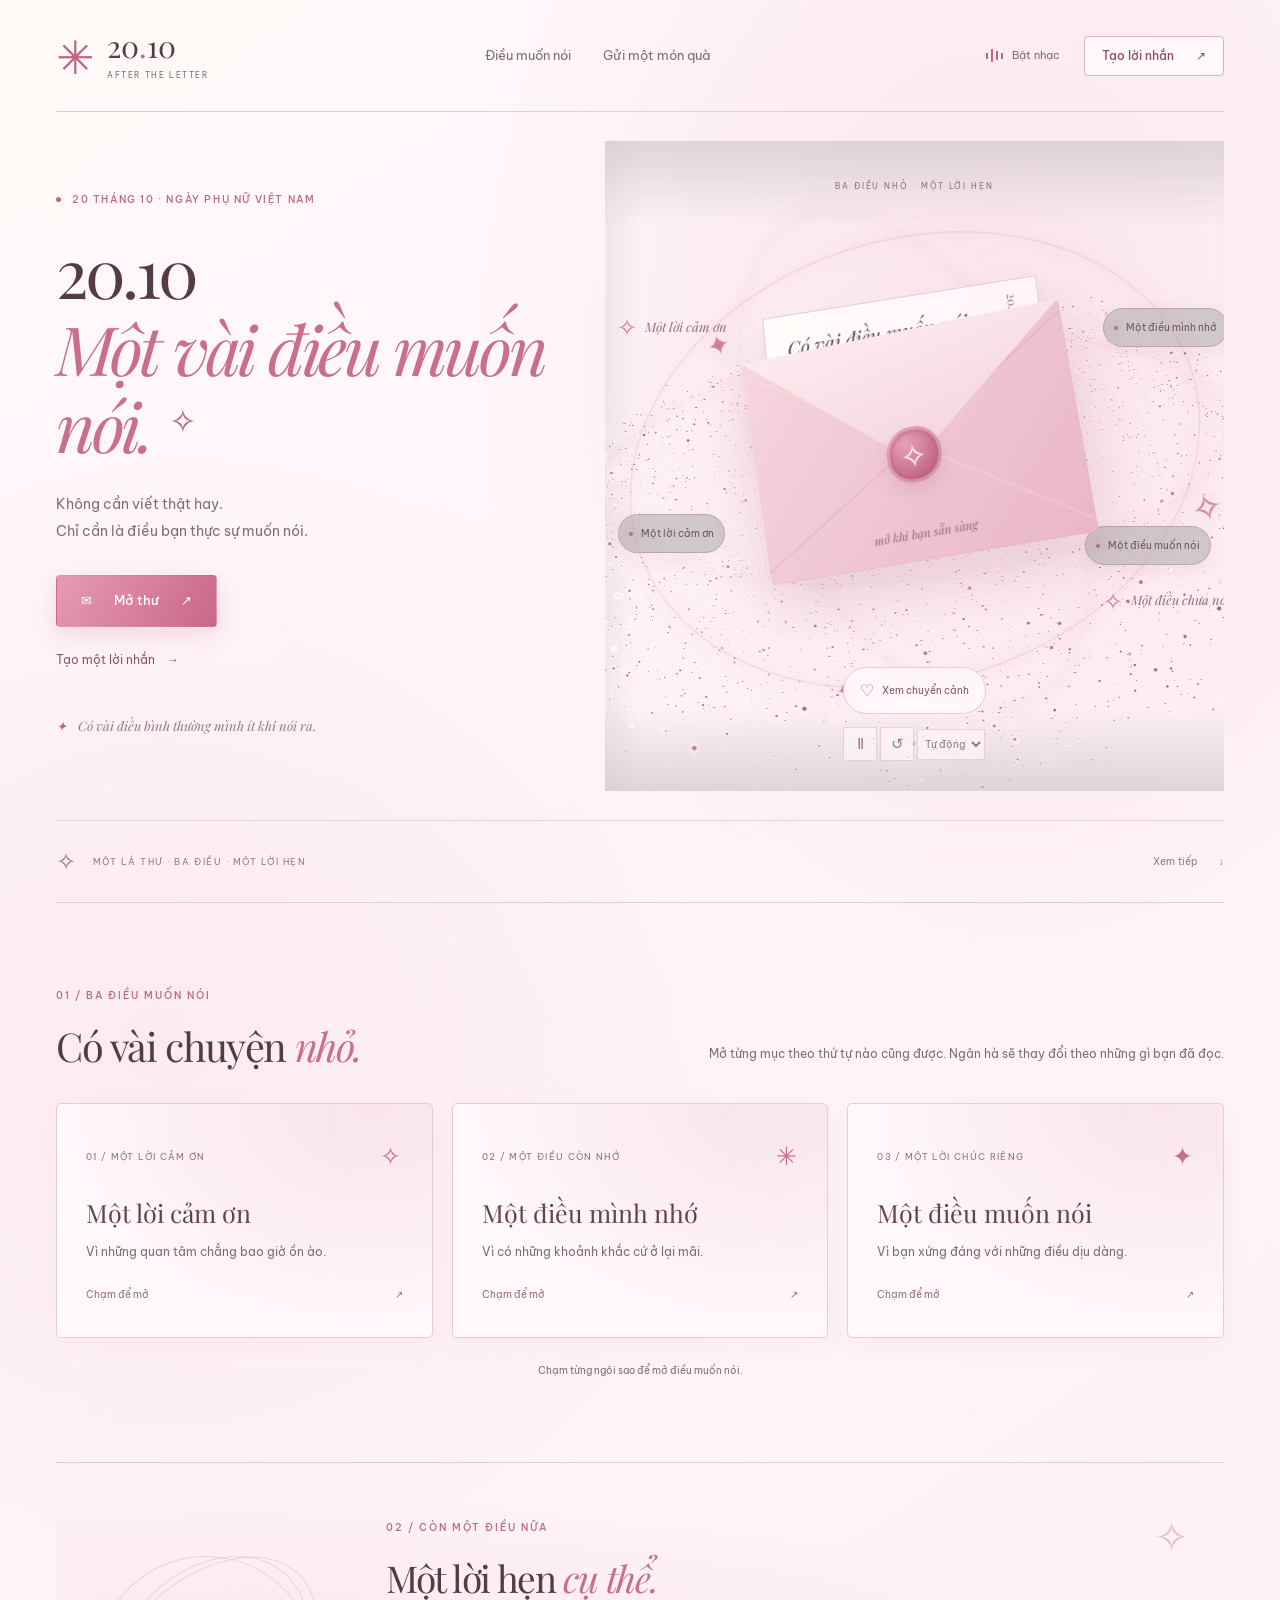
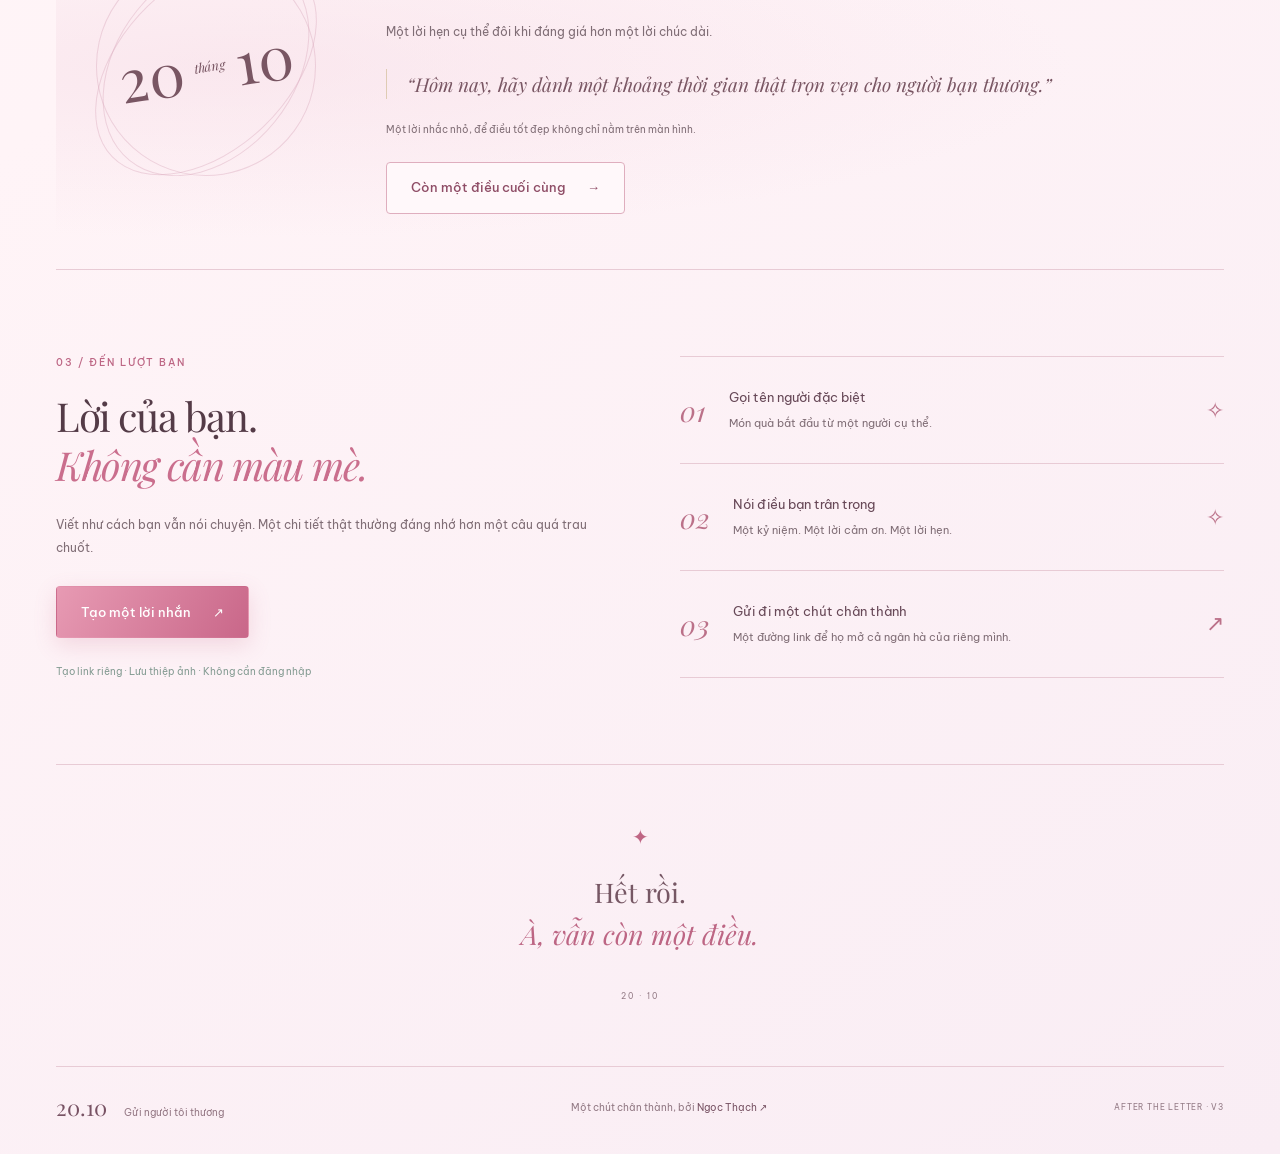
<file: index.html>
<!doctype html>
<html lang="vi">
<head>
  <meta charset="utf-8">
  <meta name="viewport" content="width=device-width, initial-scale=1, viewport-fit=cover">
  <meta name="theme-color" content="#fff6f8">
  <meta name="description" content="Một lá thư tương tác 20.10: mở thư, khám phá ba điều muốn nói và một lời hẹn trong không gian 3D nhẹ, riêng tư và không cần đăng nhập.">
  <meta property="og:title" content="20.10 · Một vài điều muốn nói">
  <meta property="og:description" content="Không cần viết thật hay. Chỉ cần là điều bạn thực sự muốn nói.">
  <meta property="og:type" content="website">
  <meta name="referrer" content="no-referrer">
  <title>20.10 · Một vài điều muốn nói</title>
  <link rel="icon" href="data:image/svg+xml,%3Csvg xmlns='http://www.w3.org/2000/svg' viewBox='0 0 64 64'%3E%3Crect width='64' height='64' rx='18' fill='%23fff6f8'/%3E%3Cpath d='m32 8 6 18 18 6-18 6-6 18-6-18-18-6 18-6z' fill='%23d77c9a'/%3E%3C/svg%3E">
  <link rel="preconnect" href="https://fonts.googleapis.com">
  <link rel="preconnect" href="https://fonts.gstatic.com" crossorigin>
  <link href="https://fonts.googleapis.com/css2?family=Be+Vietnam+Pro:ital,wght@0,300;0,400;0,500;0,600;1,400;1,500&family=Playfair+Display:ital,wght@0,400;0,500;0,600;1,400;1,500&display=swap" rel="stylesheet">
  <link rel="stylesheet" href="./css/styles.css?v=3.0.2">
  <script type="importmap">{"imports":{"three":"./vendor/three.module.min.js"}}</script>
  <script defer src="./vendor/qrcode.min.js?v=3.0.0"></script>
  <script type="module" src="./js/app.js?v=3.0.5"></script>
</head>
<body>
  <a class="skip-link" href="#main">Đến nội dung</a>
  <div class="page-atmosphere" aria-hidden="true"></div>
  <section class="gift-intro" id="gift-intro" hidden aria-label="Mở món quà"><div class="gift-intro-inner"><p>20 · 10</p><h1>Có một thứ dành cho bạn.</h1><button class="button button-outline" id="intro-open" type="button">Mở thư <span aria-hidden="true">→</span></button></div></section>
  <header class="site-header wrap">
    <a class="brand" href="./" aria-label="20 tháng 10, trang chủ"><span class="brand-mark" aria-hidden="true">✳</span><span>20<span class="gold">.</span>10<small>AFTER THE LETTER</small></span></a>
    <nav class="desktop-nav" aria-label="Điều hướng chính"><a href="#keepsakes">Điều muốn nói</a><a href="#gift-studio">Gửi một món quà</a></nav>
    <div class="header-actions"><button class="sound-button" id="sound-button" type="button" aria-pressed="false" aria-label="Bật nhạc nền"><span class="equalizer" aria-hidden="true"><i></i><i></i><i></i><i></i></span><span id="sound-label">Bật nhạc</span></button><button class="button button-small button-outline header-compose" type="button" data-compose>Tạo lời nhắn <span aria-hidden="true">↗</span></button></div>
  </header>
  <main id="main">
    <section class="hero wrap" aria-labelledby="hero-title">
      <div class="hero-copy">
        <p class="eyebrow"><span class="live-dot"></span> 20 THÁNG 10 · NGÀY PHỤ NỮ VIỆT NAM</p>
        <p class="gift-indicator" id="gift-indicator" hidden>Một món quà dành riêng cho bạn</p>
        <h1 id="hero-title">20.10<br><em>Một vài điều muốn nói.</em><span class="heading-spark" aria-hidden="true">✧</span></h1>
        <p class="hero-description" id="hero-description">Không cần viết thật hay.<br>Chỉ cần là điều bạn thực sự muốn nói.</p>
        <div class="hero-actions"><button class="button button-gold" id="open-letter" type="button"><span aria-hidden="true">✉</span><span id="open-letter-label">Mở thư</span><span aria-hidden="true">↗</span></button><button class="text-button" type="button" data-compose>Tạo một lời nhắn <span aria-hidden="true">→</span></button></div>
        <div class="hero-footnote"><span class="tiny-star" aria-hidden="true">✦</span><span>Có vài điều bình thường mình ít khi nói ra.</span></div>
      </div>
      <div class="hero-art" id="hero-art">
        <div class="orbital-label">BA ĐIỀU NHỎ · MỘT LỜI HẸN</div>
        <div class="universe" id="universe"><canvas id="galaxy-canvas" tabindex="0" role="img" aria-label="Ngân hà 3D. Kéo để xoay, phím mũi tên để đổi góc nhìn, cộng trừ để thu phóng."></canvas><div id="star-labels" class="star-labels"></div><p id="scene-status" class="scene-status" role="status">Đang thắp sáng ngân hà…</p></div>
        <div class="orbital-rings" aria-hidden="true"><i></i><i></i><i></i><span class="orbit-star star-a">✦</span><span class="orbit-star star-b">✧</span><span class="orbit-star star-c">✦</span></div>
        <div class="envelope-stage" id="envelope-stage">
          <button class="envelope" id="envelope" type="button" aria-label="Mở phong thư dành cho bạn">
            <span class="envelope-letter" aria-hidden="true"><span>Có vài điều muốn nói.</span><i>Không cần vội.</i><b>20.10</b></span>
            <span class="envelope-back" aria-hidden="true"></span><span class="envelope-front" aria-hidden="true"></span><span class="envelope-flap" aria-hidden="true"></span><span class="wax-seal" aria-hidden="true">✧</span>
            <span class="envelope-caption" aria-hidden="true">mở khi bạn sẵn sàng</span>
          </button>
        </div>
        <span class="floating-note note-one"><span aria-hidden="true">✧</span> Một lời cảm ơn</span><span class="floating-note note-two"><span aria-hidden="true">✧</span> Một điều chưa nói</span>
        <div class="scene-bottom"><button id="love-button" class="scene-pill" type="button" aria-pressed="false"><span aria-hidden="true">♡</span> <span id="love-label">Xem chuyển cảnh</span></button><div class="scene-controls"><button id="motion-button" type="button" aria-label="Tạm dừng chuyển động" aria-pressed="false">Ⅱ</button><button id="reset-button" type="button" aria-label="Đặt lại góc nhìn">↺</button><label><span class="sr-only">Chất lượng hiệu ứng</span><select id="quality-select"><option value="auto">Tự động</option><option value="low">Nhẹ</option><option value="high">Chi tiết</option></select></label></div></div>
      </div>
    </section>
    <div class="journey-strip wrap"><span><span class="small-orbit" aria-hidden="true">✧</span> MỘT LÁ THƯ · BA ĐIỀU · MỘT LỜI HẸN</span><a href="#keepsakes">Xem tiếp <span aria-hidden="true">↓</span></a></div>
    <section class="keepsakes wrap section" id="keepsakes" aria-labelledby="keepsakes-title">
      <div class="section-heading"><div><p class="eyebrow">01 / BA ĐIỀU MUỐN NÓI</p><h2 id="keepsakes-title">Có vài chuyện <em>nhỏ.</em></h2></div><p id="keepsakes-description">Mở từng mục theo thứ tự nào cũng được.<br>Ngân hà sẽ thay đổi theo những gì bạn đã đọc.</p></div>
      <div class="memory-grid" id="memory-grid"></div>
      <p class="memory-hint" id="memory-hint">Chạm từng ngôi sao để mở điều muốn nói.</p>
    </section>
    <section class="promise-section wrap" aria-labelledby="promise-title"><div class="promise-orbit" aria-hidden="true"><span>20</span><i>tháng</i><span>10</span></div><div class="promise-copy"><p class="eyebrow">02 / CÒN MỘT ĐIỀU NỮA</p><h2 id="promise-title">Một lời hẹn <em>cụ thể.</em></h2><p id="promise-description">Một lời hẹn cụ thể đôi khi đáng giá hơn một lời chúc dài.</p><blockquote id="promise-text">“Hôm nay, hãy dành một khoảng thời gian thật trọn vẹn cho người bạn thương.”</blockquote><p class="promise-from" id="promise-from">Một điều để sau khi đóng màn hình, vẫn còn thứ có thể làm cùng nhau.</p><button class="button button-outline finale-trigger" id="final-sequence" type="button">Còn một điều cuối cùng <span aria-hidden="true">→</span></button></div><span class="promise-spark" aria-hidden="true">✧</span></section>
    <section class="studio-section wrap section" id="gift-studio" aria-labelledby="studio-title"><div class="studio-copy"><p class="eyebrow">03 / ĐẾN LƯỢT BẠN</p><h2 id="studio-title">Lời của bạn.<br><em>Không cần màu mè.</em></h2><p>Viết như cách bạn vẫn nói chuyện. Một chi tiết thật thường đáng nhớ hơn một câu quá trau chuốt.</p><button class="button button-gold" type="button" data-compose>Tạo một lời nhắn <span aria-hidden="true">↗</span></button><p class="studio-note">Tạo link riêng · Lưu thiệp ảnh · Không cần đăng nhập</p></div><div class="studio-steps"><div><span>01</span><p><b>Gọi tên người đặc biệt</b><small>Món quà bắt đầu từ một người cụ thể.</small></p><span aria-hidden="true">✧</span></div><div><span>02</span><p><b>Nói điều bạn trân trọng</b><small>Một kỷ niệm. Một lời cảm ơn. Một lời hẹn.</small></p><span aria-hidden="true">✧</span></div><div><span>03</span><p><b>Gửi đi một chút chân thành</b><small>Một đường link để họ mở cả ngân hà của riêng mình.</small></p><span aria-hidden="true">↗</span></div></div></section>
    <div class="closing-note wrap"><span aria-hidden="true">✦</span><p>Hết rồi.<br><em>À, vẫn còn một điều.</em></p><span>20 · 10</span></div>
  </main>
  <footer class="site-footer wrap"><a class="footer-brand" href="./">20.10 <span>Gửi người tôi thương</span></a><p>Một chút chân thành, bởi <a href="https://github.com/thachdeptrai/20-10" target="_blank" rel="noopener noreferrer">Ngọc Thạch ↗</a></p><span class="edition">AFTER THE LETTER · V3</span></footer>

  <dialog id="letter-dialog" class="letter-dialog" aria-labelledby="letter-title"><button class="dialog-close" type="button" data-close aria-label="Đóng lá thư">×</button><article class="letter-paper"><div class="letter-topline"><span>20.10 · MỘT VÀI ĐIỀU MUỐN NÓI</span><span aria-hidden="true">✧</span></div><p class="letter-salutation" id="letter-to"></p><h2 id="letter-title">Có vài điều mình ít khi nói ra.</h2><p class="letter-body" id="letter-body"></p><div class="letter-signoff"><span>—</span><strong id="letter-from"></strong></div><div class="letter-actions"><button class="button button-ink" id="letter-next" type="button">Những điều muốn nói <span aria-hidden="true">↓</span></button><button class="paper-button" id="download-letter" type="button">Lưu thiệp ảnh ↗</button></div><p class="letter-sample-note" id="letter-sample-note">Đây là lá thư mẫu. Bạn có thể viết một lá thư của riêng mình.</p></article></dialog>

  <dialog id="memory-dialog" class="memory-dialog" aria-labelledby="memory-title"><button class="dialog-close" type="button" data-close aria-label="Đóng điều muốn nói">×</button><p class="eyebrow" id="memory-number"></p><span class="memory-dialog-star" aria-hidden="true">✧</span><h2 id="memory-title"></h2><p id="memory-body"></p><div class="memory-dialog-bottom"><span id="memory-sender"></span><button class="button button-outline" id="next-memory" type="button">Điều tiếp theo →</button></div></dialog>

  <dialog id="composer-dialog" class="composer-dialog" aria-labelledby="composer-title"><header class="composer-header"><div><p class="eyebrow">MỘT LỜI NHẮN, TỪ CHÍNH BẠN</p><h2 id="composer-title">Viết như cách bạn vẫn nói.</h2></div><button class="dialog-close" type="button" data-close aria-label="Đóng trình viết thư">×</button></header><div class="composer-layout"><form id="gift-form"><div class="field-row"><label>Dành tặng<input name="to" id="field-to" maxlength="40" required placeholder="Ví dụ: Mẹ yêu" autocomplete="off"></label><label>Người gửi<input name="from" id="field-from" maxlength="40" required placeholder="Tên hoặc cách xưng hô của bạn" autocomplete="off"></label></div><div class="template-control"><label for="template-select">Cần một chút cảm hứng?</label><div><select id="template-select"><option value="mother">Gửi mẹ</option><option value="grandmother">Gửi bà</option><option value="sister">Gửi chị / em gái</option><option value="partner">Gửi người thương</option><option value="friend">Gửi người bạn</option></select><button class="button button-small button-outline" id="use-template" type="button">Dùng gợi ý</button></div><p id="template-notice" hidden>Dùng gợi ý sẽ thay lời thư, ba điều muốn nói và lời hẹn. Tên đã viết được giữ lại.</p><button class="paper-button confirm-template" id="confirm-template" type="button" hidden>Đồng ý thay nội dung bằng gợi ý</button></div><label>Lá thư của bạn<textarea name="message" id="field-message" rows="5" maxlength="700" required placeholder="Có một điều mình vẫn luôn muốn nói với bạn…"></textarea><span class="field-help"><span>Một chi tiết thật luôn đáng quý hơn một lời chúc hoàn hảo.</span><span id="message-count">0 / 700</span></span></label><fieldset><legend>Ba điều muốn nói</legend><div class="note-editor"><label>Tên mục 01<input name="title0" maxlength="50" required placeholder="Một lời cảm ơn"></label><label>Nội dung<input name="note0" maxlength="120" required placeholder="Cảm ơn vì…"></label></div><div class="note-editor"><label>Tên mục 02<input name="title1" maxlength="50" required placeholder="Một điều mình nhớ"></label><label>Nội dung<input name="note1" maxlength="120" required placeholder="Mình vẫn nhớ…"></label></div><div class="note-editor"><label>Tên mục 03<input name="title2" maxlength="50" required placeholder="Một điều muốn nói"></label><label>Nội dung<input name="note2" maxlength="120" required placeholder="Có điều này…"></label></div></fieldset><label>Một lời hẹn bạn muốn thực hiện<input name="promise" maxlength="160" required placeholder="Ví dụ: Tối 20/10, mình đi ăn món bạn thích nhé."></label><label>Câu cuối<input name="finalMessage" maxlength="160" required placeholder="Chúc bạn hôm nay thật vui."><span class="field-help"><span>Một câu ngắn để kết thúc món quà.</span><span id="final-count">0 / 160</span></span></label><fieldset class="theme-field"><legend>Sắc màu của món quà</legend><label><input type="radio" name="theme" value="gold" checked><span class="theme-dot theme-gold"></span> Hồng pastel</label><label><input type="radio" name="theme" value="rose"><span class="theme-dot theme-rose"></span> Hồng ấm</label><label><input type="radio" name="theme" value="blue"><span class="theme-dot theme-blue"></span> Hồng phấn</label></fieldset><div class="form-bottom"><p id="draft-status" role="status">Bản nháp được lưu trên thiết bị này.</p><button class="button button-gold" type="submit">Xem món quà & lấy link <span aria-hidden="true">↗</span></button></div></form><aside class="composer-preview" aria-label="Xem trước lời chúc"><p class="eyebrow">MỘT CHÚT XEM TRƯỚC</p><div class="preview-paper" id="preview-paper"><span class="preview-date">20.10</span><span class="preview-star" aria-hidden="true">✧</span><p id="preview-to">Gửi người đặc biệt,</p><p id="preview-message">Lời thương của bạn sẽ hiện ở đây…</p><strong id="preview-from">Từ bạn, với yêu thương</strong></div><p class="preview-note">Người nhận sẽ mở thư, khám phá ba điều bạn trân trọng và đọc lời hẹn bạn dành cho họ.</p></aside></div></dialog>

  <dialog id="share-dialog" class="share-dialog" aria-labelledby="share-title"><button class="dialog-close" type="button" data-close aria-label="Đóng chia sẻ">×</button><span class="share-star" aria-hidden="true">✧</span><p class="eyebrow">ĐÃ TẠO XONG</p><h2 id="share-title">Sẵn sàng gửi đi.</h2><p id="share-description"></p><label>Link món quà<input id="share-link" type="text" readonly spellcheck="false"></label><p class="share-note">Ai có link đều đọc được món quà. Giữ nguyên toàn bộ link khi gửi nhé.</p><div class="share-actions"><button class="button button-gold" id="copy-link" type="button">Sao chép link <span aria-hidden="true">↗</span></button><button class="button button-outline" id="native-share" type="button" hidden>Chia sẻ…</button><button class="button button-outline" id="preview-gift" type="button">Mở món quà</button><button class="button button-outline" id="show-qr" type="button">QR Code</button><button class="text-button" id="download-gift" type="button">Tải thiệp PNG ↓</button></div><button class="paper-button" id="edit-gift" type="button">← Chỉnh lại lời thương</button></dialog>
  <dialog id="qr-dialog" class="qr-dialog" aria-labelledby="qr-title"><button class="dialog-close" type="button" data-close aria-label="Đóng QR">×</button><p class="eyebrow">QR CODE</p><h2 id="qr-title">Quét để mở.</h2><div class="qr-surface"><div id="qr-canvas" role="img" aria-label="QR Code của link món quà"></div></div><p id="qr-recipient"></p><div class="share-actions"><button class="button button-gold" id="download-qr" type="button">Tải QR PNG</button><button class="button button-outline" id="download-qr-card" type="button">Tải thiệp có QR</button></div></dialog>
  <section class="finale" id="finale" hidden aria-live="polite"><div class="finale-inner"><p class="finale-kicker">20 · 10</p><h2 id="finale-name"></h2><p id="finale-message"></p><strong id="finale-from"></strong><div class="finale-actions"><button class="button button-outline" id="replay-gift" type="button">Đọc lại</button><button class="button button-gold" id="finale-download" type="button">Lưu thiệp</button><button class="text-button" type="button" data-compose>Tạo một lời nhắn</button></div></div></section>
  <p class="toast" id="toast" role="status" hidden></p>
  <noscript><p class="no-script">Chúc mừng 20/10. Mong bạn luôn được yêu thương và trân trọng. Bật JavaScript để mở lá thư và tạo món quà của riêng bạn.</p></noscript>
</body>
</html>
</file>
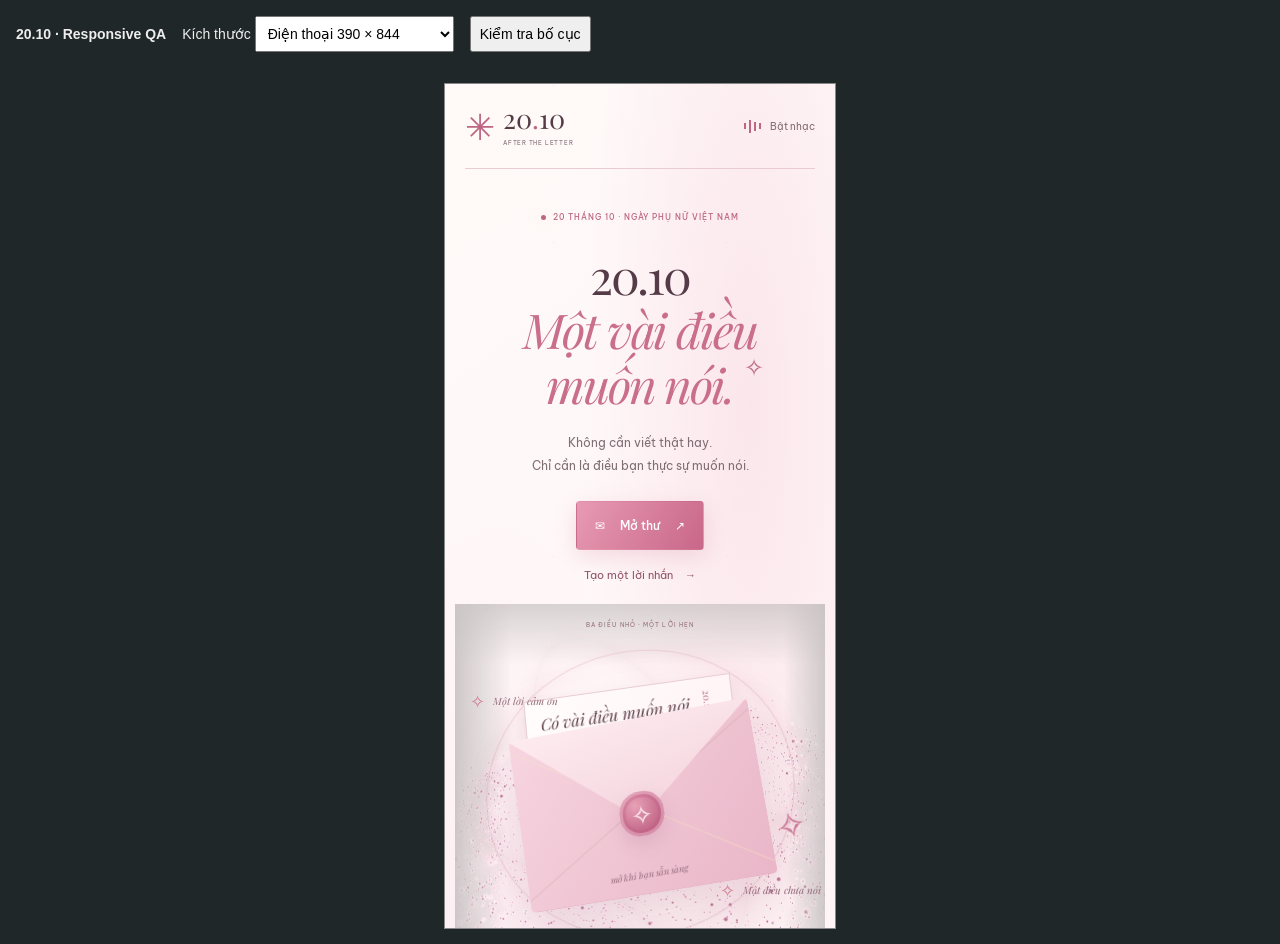
<file: tests/preview.html>
<!doctype html>
<html lang="vi"><meta charset="utf-8"><meta name="viewport" content="width=device-width,initial-scale=1"><title>20.10 · Kiểm tra responsive</title>
<style>body{margin:0;background:#202728;color:#eee;font:14px Arial}header{padding:16px;display:flex;align-items:center;gap:16px;flex-wrap:wrap}select,button{font:inherit;padding:8px}main{padding:15px;overflow:auto}iframe{display:block;border:1px solid #888;background:#07151b;margin:0 auto;width:390px;height:844px;max-width:none}output{color:#e4c48f;font-size:12px}</style>
<header><b>20.10 · Responsive QA</b><label>Kích thước <select id="size"><option value="390,844">Điện thoại 390 × 844</option><option value="320,740">Điện thoại nhỏ 320 × 740</option><option value="768,1024">Tablet 768 × 1024</option><option value="1440,960">Desktop 1440 × 960</option></select></label><button id="inspect" type="button">Kiểm tra bố cục</button><output id="result" aria-live="polite"></output></header><main><iframe id="preview" title="Bản xem thử responsive" src="../?qa=2.0.1"></iframe></main>
<script>
const frame=document.getElementById('preview');
document.getElementById('size').addEventListener('change',e=>{const [w,h]=e.target.value.split(',');frame.style.width=w+'px';frame.style.height=h+'px';document.getElementById('result').textContent='';});
document.getElementById('inspect').addEventListener('click',()=>{const d=frame.contentDocument,w=frame.contentWindow.innerWidth;document.getElementById('result').textContent=`Viewport ${w}px · Nội dung ${d.documentElement.scrollWidth}px · ${d.documentElement.scrollWidth>w?'TRÀN NGANG':'Không tràn ngang'} · Renderer: ${d.body.dataset.renderer||'đang tải'} · ${d.querySelectorAll('.memory-card').length}/3 thẻ lời nhắn`;});
</script></html>
</file>
<file: css/styles.css>
:root{color-scheme:dark;--bg:#07151b;--panel:#0c2027;--text:#f3f0e7;--muted:#9caeb2;--gold:#e4c48f;--accent:#e4c48f;--line:#c6d1c31f;--sans:"Be Vietnam Pro","Segoe UI",Roboto,"Helvetica Neue",Arial,sans-serif;--serif:"Playfair Display","Noto Serif",Georgia,"Times New Roman",serif}*{box-sizing:border-box}html{scroll-behavior:smooth;scroll-padding-top:28px;background:var(--bg)}body{margin:0;color:var(--text);font:400 15px/1.7 var(--sans);overflow-x:clip;text-rendering:optimizeLegibility;-webkit-font-smoothing:antialiased}button,input,textarea,select{font:inherit}button,a,input,textarea,select{-webkit-tap-highlight-color:transparent}button{cursor:pointer;color:inherit}button:disabled{opacity:.5;cursor:wait}a{color:inherit;text-decoration:none}button,a,select{touch-action:manipulation}button:focus-visible,a:focus-visible,select:focus-visible,input:focus-visible,textarea:focus-visible,canvas:focus-visible{outline:2px solid var(--gold);outline-offset:5px}input,textarea,select{min-width:0}::selection{background:#b39262;color:#07151b}[hidden]{display:none!important}.wrap{width:min(1280px,calc(100% - 112px));margin-inline:auto}.gold{color:var(--gold)}.sr-only{position:absolute;width:1px;height:1px;overflow:hidden;clip:rect(0,0,0,0);white-space:nowrap}.skip-link{position:fixed;top:-80px;left:20px;z-index:100;background:var(--gold);color:var(--bg);padding:12px 20px}.skip-link:focus{top:12px}.page-atmosphere{position:absolute;inset:0 0 auto;height:1600px;pointer-events:none;z-index:0;background:radial-gradient(ellipse at 80% 22%,#1a48473b,transparent 36%),radial-gradient(ellipse at 0% 65%,#15373830,transparent 35%)}.page-atmosphere::after{content:"";position:absolute;inset:0;background-image:radial-gradient(#e8d6b660 .65px,transparent .8px),radial-gradient(#d2e3e638 .7px,transparent .9px);background-size:173px 157px,251px 211px;background-position:22px 80px,70px 32px;opacity:.6}header,main,footer{position:relative}.site-header{height:112px;display:flex;align-items:center;justify-content:space-between;gap:30px;border-bottom:1px solid var(--line)}.brand{display:flex;gap:12px;align-items:center;font:30px/1.05 var(--serif)}.brand-mark{font-size:46px;color:var(--gold)}.brand small{display:block;margin-top:8px;font:8px/1.3 var(--sans);letter-spacing:.2em;color:#c2c9c6}.desktop-nav{display:flex;gap:32px;color:#bcc7c6;font-size:13px}.desktop-nav a:hover{color:var(--gold)}.header-actions{display:flex;gap:24px;align-items:center}.button{display:inline-flex;align-items:center;justify-content:center;gap:22px;min-height:52px;padding:13px 24px;border:1px solid transparent;border-radius:4px;font-size:13px;font-weight:500;line-height:1.5;transition:transform .22s,background .22s,box-shadow .22s}.button:hover{transform:translateY(-2px)}.button-gold{background:var(--accent);color:#182120;box-shadow:0 4px 25px #e4c48f0b}.button-gold:hover{filter:brightness(1.08);box-shadow:0 8px 35px #e4c48f18}.button-outline{border-color:#b6c3bd40;background:#a4c4b904}.button-outline:hover{background:#cfdfc00d;border-color:#c8d4c574}.button-small{min-height:40px;padding:9px 17px;font-size:12px}.sound-button{display:flex;align-items:center;gap:9px;border:0;background:none;padding:10px 0;font-size:11px;color:#b9c8c6}.equalizer{display:flex;align-items:center;gap:3px;height:17px}.equalizer i{height:6px;width:2px;background:var(--gold)}.equalizer i:nth-child(2){height:13px}.equalizer i:nth-child(3){height:9px}[aria-pressed=true] .equalizer i{animation:equalize .8s infinite alternate}[aria-pressed=true] .equalizer i:nth-child(2){animation-delay:-.25s}[aria-pressed=true] .equalizer i:nth-child(3){animation-delay:-.5s}.hero{display:grid;grid-template-columns:47% 53%;align-items:center;min-height:708px;position:relative}.hero-copy{position:relative;z-index:3;padding:60px 0 68px;pointer-events:none}.hero-copy button{pointer-events:auto}.eyebrow{font-size:10px;line-height:1.9;letter-spacing:.2em;font-weight:500;color:var(--gold);margin:0 0 24px}.hero .eyebrow{display:flex;align-items:center;gap:11px;letter-spacing:.16em}.live-dot{width:5px;height:5px;border-radius:50%;background:var(--gold);box-shadow:0 0 14px #e4c48f66;flex-shrink:0}h1{font:400 clamp(53px,5.3vw,82px)/1.14 var(--serif);letter-spacing:-.048em;margin:0;position:relative}h1 em,h2 em{font-weight:400;color:var(--accent)}.heading-spark{display:inline-block;font-size:33px;vertical-align:top;margin:14px 0 0 17px;color:var(--gold)}.hero-description{font-size:14px;color:#afbfbd;line-height:1.95;margin:26px 0 30px;max-width:460px;overflow-wrap:anywhere}.hero-actions{display:flex;flex-direction:column;align-items:flex-start;gap:13px}.text-button{display:inline-flex;align-items:center;gap:12px;background:none;border:0;padding:10px 0;color:#c5d0c8;font-size:12px;line-height:1.6}.text-button:hover{color:var(--gold)}.hero-footnote{display:flex;align-items:center;gap:11px;color:#869d9b;font:italic 13px var(--serif);margin-top:38px}.tiny-star{color:#b29970;font-size:13px}.hero-art{position:relative;height:650px;min-width:0;perspective:1100px}.orbital-label{position:absolute;top:39px;left:50%;transform:translateX(-50%);width:max-content;max-width:100%;text-align:center;font-size:8px;letter-spacing:.24em;color:#8ca6a2;z-index:2}.universe{position:absolute;inset:-8% -15%;opacity:.85}.universe::after{content:"";position:absolute;inset:0;pointer-events:none;background:linear-gradient(90deg,var(--bg),transparent 16%,transparent 88%,var(--bg)),linear-gradient(0deg,var(--bg),transparent 18%,transparent 82%,var(--bg))}#galaxy-canvas{display:block;width:100%;height:100%;cursor:grab;touch-action:pan-y}#galaxy-canvas:active{cursor:grabbing}.scene-status{position:absolute;bottom:17%;left:12%;right:12%;text-align:center;color:var(--muted);font-size:11px}.star-labels{position:absolute;inset:0;pointer-events:none;overflow:hidden;z-index:2}.star-node{position:absolute;top:0;left:0;border:0;background:#091d2166;border-radius:30px;padding:10px;display:flex;align-items:center;gap:8px;color:#e1d4b8;font-size:10px;pointer-events:auto}.star-point{width:4px;height:4px;border-radius:50%;background:var(--gold);box-shadow:0 0 12px 3px #e4c48f50}.star-node:hover{background:#123036}.orbital-rings{position:absolute;inset:15% 3% 17%;pointer-events:none;transform:rotate(-18deg)}.orbital-rings i{position:absolute;inset:0;border:1px solid #d8cb9840;border-radius:50%;box-shadow:0 0 22px #e4c48f08,inset 0 0 25px #e4c48f05}.orbital-rings i:nth-child(2){inset:7% -7%;transform:rotateX(53deg) rotateZ(24deg);border-color:#c9daca3a}.orbital-rings i:nth-child(3){inset:-12% 14%;transform:rotateY(48deg) rotateZ(-22deg);border-color:#c9daca30}.orbit-star{position:absolute;color:var(--gold);font-size:28px;text-shadow:0 0 20px #e4c48f77;animation:twinkle 4s ease-in-out infinite alternate}.star-a{top:6%;left:22%}.star-b{bottom:12%;right:2%;font-size:38px;animation-delay:-2s}.star-c{bottom:2%;left:25%;font-size:17px;animation-delay:-1s}.envelope-stage{position:absolute;top:29%;left:50%;width:330px;height:230px;transform-style:preserve-3d;transform:translateX(-50%) rotateX(var(--tilt-x,6deg)) rotateY(var(--tilt-y,-12deg)) rotateZ(-9deg);transition:transform .35s ease;z-index:4;pointer-events:none}.envelope{position:relative;display:block;width:100%;height:100%;background:none;border:0;padding:0;transform-style:preserve-3d;animation:levitate 6s ease-in-out infinite;pointer-events:auto}.envelope-back{position:absolute;inset:0;border:1px solid #e9cb92;background:linear-gradient(145deg,#ece0c4,#cfb68b);border-radius:4px;box-shadow:0 34px 65px #0009,0 0 90px #e6be7d20;transform:translateZ(1px)}.envelope-letter{position:absolute;left:7%;right:7%;height:91%;bottom:13%;background:linear-gradient(125deg,#fff9ea,#e4dbc6);color:#526058;z-index:1;transform:translateZ(3px) translateY(-27px) rotate(3deg);padding:20px 23px;text-align:left;box-shadow:0 0 0 1px #dfd0ad,0 5px 12px #2d260919;transition:transform .65s}.envelope-letter>span{font:italic 21px/1.4 var(--serif)}.envelope-letter i{display:block;font:11px/1.8 var(--serif);margin-top:8px}.envelope-letter b{position:absolute;right:17px;top:13px;font:12px var(--serif);color:#a68c5e;writing-mode:vertical-rl}.envelope-front{position:absolute;inset:0;background:linear-gradient(130deg,#eedcb6,#d7bc8d);clip-path:polygon(0 0,50% 53%,100% 0,100% 100%,0 100%);border-radius:4px;transform:translateZ(7px);z-index:2}.envelope-front::after{content:"";position:absolute;inset:0;background:linear-gradient(32deg,transparent 49.6%,#f9e7c166 50%,transparent 50.4%),linear-gradient(-32deg,transparent 49.6%,#8b734326 50%,transparent 50.4%)}.envelope-flap{position:absolute;inset:0;background:linear-gradient(168deg,#f5e5c6,#dec395);clip-path:polygon(0 0,100% 0,50% 58%);transform:translateZ(9px);z-index:3;filter:drop-shadow(0 3px 4px #56452633);transform-origin:top;transition:transform .7s}.wax-seal{position:absolute;top:43%;left:42%;height:55px;width:55px;border-radius:49% 46% 50% 45%;background:radial-gradient(circle at 37% 30%,#a9844d,#745027 77%);color:#e6c892;display:grid;place-items:center;font:33px var(--serif);box-shadow:inset 0 0 0 3px #bb95554d,inset 0 0 0 6px #72522655,0 4px 7px #6f4e4144;z-index:4;transform:translateZ(15px);transition:opacity .3s,transform .5s}.envelope-caption{position:absolute;bottom:18px;left:0;right:0;z-index:5;color:#755f3e;font:italic 12px var(--serif);transform:translateZ(12px)}.envelope:hover .envelope-letter,.envelope:focus-visible .envelope-letter{transform:translateZ(3px) translateY(-45px) rotate(1deg)}.envelope.opening .envelope-flap{transform:translateZ(9px) rotateX(175deg)}.envelope.opening .wax-seal{opacity:0;transform:translateZ(30px) scale(.65)}.envelope.opening .envelope-letter{transform:translateZ(4px) translateY(-130px)}.floating-note{position:absolute;font:italic 13px var(--serif);color:#b1c3b9;z-index:5;display:flex;align-items:center;gap:8px;pointer-events:none;animation:levitate 7s ease-in-out infinite}.floating-note>span{color:var(--gold);font-style:normal;font-size:24px}.note-one{left:2%;top:26%}.note-two{right:-1%;bottom:27%;animation-delay:-3s}.scene-bottom{position:absolute;bottom:30px;left:0;right:0;display:flex;flex-direction:column;align-items:center;gap:13px;z-index:5}.scene-pill{border:1px solid #c6c6a62e;border-radius:25px;padding:9px 16px;background:#0c2128cc;backdrop-filter:blur(12px);font-size:10px;color:#d5d4bb;display:flex;align-items:center;gap:8px}.scene-pill>span:first-child{font-size:16px;color:var(--gold)}.scene-controls{display:flex;gap:3px;align-items:center;opacity:.78}.scene-controls button{height:34px;width:34px;border:0;background:none;font-size:15px;color:#a8beba}.scene-controls select{background:transparent;color:#adc1ba;border:0;padding:7px 3px;font-size:10px}.scene-controls option{background:var(--bg)}.hero-art.love-active .envelope-stage{opacity:0;pointer-events:none}.hero-art.love-active .envelope{pointer-events:none}.hero-art.love-active .floating-note{opacity:0}.hero-art.love-active .orbital-rings{opacity:.4}.hero-art.love-active .universe{z-index:3;opacity:1}.journey-strip{display:flex;align-items:center;justify-content:space-between;gap:24px;border-block:1px solid var(--line);padding-block:20px;font-size:9px;letter-spacing:.17em;color:#acbdb4}.journey-strip>span{display:flex;align-items:center;gap:15px}.small-orbit{font-size:24px;color:var(--gold)}.journey-strip a{font-size:10px;letter-spacing:.02em;color:#9bb2ab}.journey-strip a span{margin-left:18px;color:var(--gold)}.section{padding-block:83px}.section-heading{display:flex;justify-content:space-between;align-items:flex-end;gap:32px;margin-bottom:33px}h2{font:400 clamp(30px,3.1vw,46px)/1.22 var(--serif);letter-spacing:-.035em;margin:0}.section-heading .eyebrow{margin-bottom:17px}.section-heading>p{font-size:12px;line-height:1.9;color:#99b0a9;margin:0 0 4px}.memory-grid{display:grid;grid-template-columns:repeat(3,1fr);gap:19px}.memory-card{position:relative;text-align:left;padding:30px 29px 24px;min-height:235px;border:1px solid var(--line);background:radial-gradient(ellipse at 84% 0,#4c6d5530,transparent 72%),#0c202480;border-radius:5px;overflow:hidden;transition:transform .4s,border-color .3s,background .3s;isolation:isolate}.memory-card:hover{transform:perspective(900px) translateY(-6px) rotateX(3deg);border-color:#d5c69d66}.memory-card:after{content:"";position:absolute;width:135px;height:135px;right:-35px;top:-42px;border:1px solid #c4c6a518;border-radius:50%;pointer-events:none}.memory-card-top{display:flex;align-items:center;justify-content:space-between;margin-bottom:29px;font-size:9px;letter-spacing:.15em;color:#c0cab8}.memory-icon{font-size:25px;line-height:1;color:var(--accent)}.memory-card h3{font:400 25px/1.2 var(--serif);margin:0 0 13px;color:#f0ecdc}.memory-card p{font-size:12px;color:#9fb3ab;margin:0 0 23px;max-width:260px;line-height:1.8}.memory-card-bottom{display:flex;justify-content:space-between;align-items:center;color:#cfbf99;font-size:10px}.memory-card.is-read .memory-card-bottom{color:#a3c6af}.memory-hint{font-size:10px;text-align:center;color:#90a39d;margin:24px 0 0}.promise-section{position:relative;overflow:hidden;display:flex;align-items:center;gap:70px;border-block:1px solid var(--line);padding:55px 40px;background:radial-gradient(ellipse at 15% 50%,#234c4838,transparent 60%)}.promise-orbit{width:220px;height:220px;flex-shrink:0;border:1px solid #a9b69740;border-radius:50%;display:flex;align-items:center;justify-content:center;gap:10px;position:relative;color:#cfbd97;transform:rotate(-9deg)}.promise-orbit::before,.promise-orbit::after{content:"";position:absolute;inset:-13px 20px;border:1px solid #9ea88730;border-radius:50%;transform:rotate(48deg)}.promise-orbit::after{inset:25px -22px;transform:rotate(-35deg)}.promise-orbit span{font:60px var(--serif)}.promise-orbit i{font:italic 13px var(--serif)}.promise-copy{max-width:670px}.promise-copy .eyebrow{margin-bottom:18px}.promise-copy>p:not(.eyebrow){font-size:12px;color:#9fb2aa;margin:22px 0 0}.promise-copy h2{font-size:37px}.promise-copy h2 br{display:none}.promise-copy blockquote{border-left:1px solid #c4ad7780;padding-left:20px;color:#d5d8c8;font:italic 19px/1.6 var(--serif);margin:26px 0 0;overflow-wrap:anywhere}.promise-copy .promise-from{font-size:10px!important;line-height:1.7}.promise-spark{position:absolute;right:35px;top:38px;font-size:42px;color:#cabf9e70}.studio-section{display:grid;grid-template-columns:1fr 1fr;gap:80px;align-items:center}.studio-copy .eyebrow{margin-bottom:20px}.studio-copy h2{font-size:40px}.studio-copy>p:not(.eyebrow){color:#a3b7ad;font-size:12px;margin:24px 0;line-height:1.9}.studio-copy .button{margin-top:3px}.studio-copy .studio-note{font-size:10px!important;color:#859c93!important;margin-bottom:0!important}.studio-steps>div{display:flex;align-items:center;gap:23px;padding:29px 0;border-bottom:1px solid var(--line)}.studio-steps>div:first-child{border-top:1px solid var(--line)}.studio-steps>div>span:first-child{font:italic 28px var(--serif);color:#a99d7b}.studio-steps p{margin:0;flex:1}.studio-steps b{font-size:13px;font-weight:400;display:block;color:#dadfcf}.studio-steps small{font-size:11px;display:block;color:#96aca3;margin-top:6px;line-height:1.8}.studio-steps>div>span:last-child{font-size:22px;color:#bea66f}.closing-note{text-align:center;border-top:1px solid var(--line);padding:55px 0 60px}.closing-note>span:first-child{font-size:20px;color:var(--gold)}.closing-note p{font:27px/1.55 var(--serif);margin:18px 0 25px;color:#cdd9cd}.closing-note p em{color:var(--gold)}.closing-note>span:last-child{font-size:8px;letter-spacing:.24em;color:#8da69c}.site-footer{border-top:1px solid var(--line);display:flex;align-items:center;justify-content:space-between;gap:20px;padding-block:25px 32px;color:#8ca39b;font-size:10px}.footer-brand{color:#c7d2c4;font:22px var(--serif)}.footer-brand span{font:10px var(--sans);margin-left:12px;color:#8da69c}.site-footer p{margin:0}.site-footer p a{color:#c7cab7}.edition{font-size:8px;letter-spacing:.1em}.gift-indicator{font-size:12px;color:#dcc59b;margin:0 0 20px}.gift-mode .hero-description{font-size:16px}.gift-mode .hero h1{font-size:clamp(48px,4.8vw,76px)}.gift-mode .hero h1 em{overflow-wrap:anywhere}.gift-mode .studio-section{padding-block:65px}body[data-theme=rose]{--accent:#e7b5ae}body[data-theme=blue]{--accent:#b5d4de}body[data-theme=rose] .page-atmosphere{background:radial-gradient(ellipse at 80% 22%,#723d5435,transparent 38%)}body[data-theme=blue] .page-atmosphere{background:radial-gradient(ellipse at 80% 22%,#3c63823a,transparent 38%)}
/* Native dialogs keep focus within the open experience. */
dialog{border:1px solid #c4c5a52e;border-radius:7px;color:var(--text);padding:0;background:#0a1d22;max-height:calc(100dvh - 40px);width:calc(100% - 32px);box-shadow:0 25px 130px #000a;overflow:auto;overscroll-behavior:contain}dialog::backdrop{background:#020e14c7;backdrop-filter:blur(12px)}dialog[open]{animation:dialog-in .45s ease both}.dialog-close{position:absolute;top:13px;right:14px;width:40px;height:40px;border:0;background:transparent;color:inherit;font-size:27px;z-index:5;border-radius:50%}.dialog-close:hover{background:#8a9f9920}.letter-dialog{max-width:650px;border:0;background:#efe7d4;color:#263b36;transform-origin:50% 90%}.letter-paper{padding:45px clamp(26px,6vw,64px) 34px;background:radial-gradient(ellipse at top right,#fffdf055,transparent 70%)}.letter-topline{display:flex;align-items:center;justify-content:space-between;gap:10px;padding:0 16px 23px 0;border-bottom:1px solid #5f6b4029;color:#697552;font-size:8px;letter-spacing:.14em}.letter-topline>span:last-child{font-size:27px;color:#917e48}.letter-salutation{font:italic 20px/1.5 var(--serif);margin:30px 0 10px;overflow-wrap:anywhere}.letter-paper h2{font-size:43px;color:#32473f;margin:0 0 23px}.letter-body{font:16px/1.95 var(--serif);white-space:pre-wrap;overflow-wrap:anywhere;margin:0;color:#46584d}.letter-signoff{display:flex;flex-direction:column;gap:8px;border-bottom:1px solid #56674929;padding:26px 0;margin-bottom:23px;overflow-wrap:anywhere}.letter-signoff span{font:italic 15px var(--serif);color:#68765e}.letter-signoff strong{font:italic 28px/1.5 var(--serif);color:#445d4c}.letter-actions{display:flex;align-items:center;justify-content:space-between;gap:12px}.button-ink{background:#30493e;color:#f4edda;font-size:11px;min-height:45px;padding:10px 15px;gap:16px}.paper-button{background:transparent;border:0;padding:10px 0;font-size:11px;color:inherit;text-decoration:underline;text-underline-offset:4px}.letter-sample-note{font-size:10px;color:#69775f;line-height:1.8;margin:18px 0 0}.memory-dialog{max-width:570px;padding:40px clamp(26px,6vw,50px);background:radial-gradient(ellipse at top,#3450414a,transparent 85%),#0a1d22}.memory-dialog .eyebrow{font-size:9px}.memory-dialog-star{font-size:62px;color:var(--accent);display:block;margin:20px 0}.memory-dialog h2{font-size:38px}.memory-dialog>p:not(.eyebrow){color:#c6d3c4;font:20px/1.8 var(--serif);white-space:pre-wrap;overflow-wrap:anywhere;margin:22px 0 34px}.memory-dialog-bottom{display:flex;align-items:center;justify-content:space-between;gap:18px;border-top:1px solid var(--line);padding-top:23px;font:italic 16px var(--serif);color:#b8c2aa;overflow-wrap:anywhere}.memory-dialog-bottom .button{font:11px var(--sans);min-height:42px;flex-shrink:0}.composer-dialog{max-width:1040px}.composer-header{position:sticky;top:0;display:flex;justify-content:space-between;background:#0a1d22f5;backdrop-filter:blur(12px);padding:25px 34px;border-bottom:1px solid var(--line);z-index:6}.composer-header .eyebrow{font-size:8px;margin:0 0 6px}.composer-header h2{font-size:30px}.composer-header .dialog-close{top:25px;right:22px}.composer-layout{display:grid;grid-template-columns:1.4fr 1fr;gap:38px;padding:30px 34px 34px}.composer-layout form{min-width:0}label{font-size:12px;color:#c5d4c6;display:block}input:not([type=radio]),textarea{width:100%;display:block;margin-top:8px;background:#10262b;border:1px solid #9eafa131;border-radius:4px;padding:11px 13px;color:#e4eade;font-size:14px;line-height:1.6;transition:border-color .2s}input::placeholder,textarea::placeholder{color:#82968e}input:focus,textarea:focus{border-color:#cbb784;outline:none}textarea{resize:vertical;min-height:126px}.field-row{display:grid;grid-template-columns:1fr 1fr;gap:16px}.template-control{padding:20px 0}.template-control>div{display:flex;gap:12px;align-items:center;margin-top:8px}.template-control select{background:#10262b;color:#d1dacc;border:1px solid #9eafa131;border-radius:4px;padding:10px;font-size:12px;flex:1}.template-control p{font-size:11px;color:var(--gold);margin:12px 0 0}.confirm-template{color:var(--gold)}.field-help{display:flex;justify-content:space-between;gap:12px;font-size:10px;color:#8fa79a;line-height:1.6;margin-top:7px}.field-help>span:last-child{white-space:nowrap}fieldset{border:0;margin:24px 0;padding:0}legend{font-size:12px;color:#d4decf;padding:0;margin-bottom:13px}fieldset>label+label{margin-top:12px}fieldset>label>span{font-size:10px;color:#a3bbaa}.theme-field{display:flex;flex-wrap:wrap;gap:15px}.theme-field label{display:flex;align-items:center;gap:7px;margin:0;font-size:11px}.theme-field input{accent-color:#ddc18c;margin:0}.theme-dot{width:12px;height:12px;border-radius:50%}.theme-gold{background:#e4c48f}.theme-rose{background:#e7b5ae}.theme-blue{background:#b5d4de}.form-bottom{border-top:1px solid var(--line);padding-top:10px}.form-bottom p{font-size:10px;color:#9fbaaa;margin-bottom:17px}.form-bottom .button{width:100%}.composer-preview{align-self:start;position:sticky;top:136px;padding:6px 0}.composer-preview .eyebrow{text-align:center;font-size:9px}.preview-paper{background:linear-gradient(125deg,#f2ecd9,#ddd3b8);padding:32px 26px;min-height:360px;color:#3e5346;transform:rotate(2deg);box-shadow:0 12px 35px #0003;position:relative}.preview-date{font:22px var(--serif);color:#907a4f}.preview-star{float:right;color:#8d7b4c;font-size:24px}.preview-paper p{font:16px/1.8 var(--serif);overflow-wrap:anywhere;white-space:pre-wrap}.preview-paper p:nth-of-type(1){font-style:italic;font-size:19px;margin-top:32px}.preview-paper p:nth-of-type(2){display:-webkit-box;-webkit-line-clamp:8;-webkit-box-orient:vertical;overflow:hidden}.preview-paper strong{display:block;border-top:1px solid #7374483b;padding-top:16px;font:italic 18px/1.6 var(--serif);overflow-wrap:anywhere}.preview-note{font-size:11px;color:#9eb0a0;margin:25px 5px;line-height:1.9}.share-dialog{max-width:560px;padding:35px clamp(26px,5vw,44px)}.share-star{display:block;font-size:54px;color:var(--accent);margin-bottom:15px}.share-dialog .eyebrow{font-size:8px;margin-bottom:14px}.share-dialog h2{font-size:40px}.share-dialog>p:not(.eyebrow){color:#b8cdbf;font-size:13px;margin:19px 0}.share-dialog label{margin-top:24px}.share-dialog input{font-size:12px}.share-dialog .share-note{font-size:10px!important;color:#a0b6a7!important}.share-actions{display:flex;flex-wrap:wrap;gap:12px;margin:23px 0 18px}.share-actions .button{font-size:12px;padding:11px 18px;min-height:44px}.share-actions .text-button{width:100%;justify-content:center}.toast{position:fixed;bottom:25px;left:50%;transform:translateX(-50%);z-index:1000;border:1px solid #dbc48c50;border-radius:5px;background:#143029f5;color:#f2e5c7;font-size:12px;padding:12px 20px;max-width:calc(100% - 30px);width:max-content;text-align:center;margin:0;box-shadow:0 8px 40px #0006;pointer-events:none}.no-script{padding:25px;text-align:center;color:var(--gold)}body.motion-paused .hero-art *,body.motion-paused .hero-art *::before,body.motion-paused .hero-art *::after{animation-play-state:paused!important}body.motion-paused .envelope-stage{transition:none}.scene-fallback .universe{background:radial-gradient(ellipse at center,#5061402a,transparent 60%)}@keyframes levitate{0%,100%{translate:0 0}50%{translate:0 -12px}}@keyframes twinkle{to{opacity:.45;filter:blur(.4px)}}@keyframes equalize{to{transform:scaleY(.3)}}@keyframes dialog-in{from{opacity:0;transform:translateY(18px) rotateX(-7deg)}to{opacity:1;transform:none}}
@media(min-width:1500px){.hero{min-height:760px}.hero-art{height:690px}.envelope-stage{width:370px;height:258px;top:28%}.wax-seal{width:61px;height:61px}.hero-copy{padding-bottom:78px}}
@media(max-width:1100px){.wrap{width:calc(100% - 64px)}.desktop-nav{gap:22px}.header-actions{gap:18px}.hero{grid-template-columns:49% 51%;min-height:650px}.hero-art{height:600px}.envelope-stage{width:280px;height:200px;top:32%}.envelope-letter>span{font-size:18px}.envelope-letter i{font-size:10px}.envelope-letter b{font-size:10px}.envelope-caption{font-size:11px}.wax-seal{width:50px;height:50px}.note-one{left:0;top:27%;font-size:11px}.note-two{right:-4%;font-size:11px}.orbital-label{font-size:7px;top:38px}.hero .eyebrow{font-size:8px}.heading-spark{font-size:25px;margin-left:8px}.studio-section{gap:45px}.promise-section{gap:45px;padding-inline:25px}.promise-orbit{width:180px;height:180px}.memory-card{padding:24px 23px}.memory-card h3{font-size:23px}.site-footer{flex-wrap:wrap}.composer-layout{gap:25px}}
@media(max-width:800px){.wrap{width:calc(100% - 44px)}.site-header{height:91px;gap:16px}.desktop-nav{display:none}.header-actions{gap:16px}.hero{grid-template-columns:1fr 1fr;min-height:590px}.hero-copy{padding-top:44px;padding-bottom:45px}h1{font-size:48px}.hero-description{font-size:12px}.hero .eyebrow{font-size:7px;letter-spacing:.08em;gap:7px}.hero-art{height:540px}.envelope-stage{width:235px;height:170px;top:32%}.envelope-letter{padding:14px 15px}.envelope-letter>span{font-size:16px}.envelope-letter i{font-size:9px}.wax-seal{width:44px;height:44px;font-size:26px}.envelope-caption{font-size:9px;bottom:13px}.note-one{left:0;top:22%}.note-two{right:0;bottom:25%}.floating-note>span{font-size:18px}.scene-bottom{bottom:15px}.scene-pill{font-size:9px}.hero .button{font-size:11px;padding:12px 15px;gap:11px}.hero-footnote{font-size:11px;gap:7px}.journey-strip{font-size:8px;letter-spacing:.09em}.journey-strip a{font-size:9px}.section{padding-block:62px}.section-heading{align-items:start;flex-direction:column;gap:17px}.section-heading>p br{display:none}.memory-grid{gap:12px}.memory-card{padding:23px 18px;min-height:250px}.memory-card h3{font-size:21px}.memory-card p{font-size:11px}.promise-section{gap:32px;padding-block:45px}.promise-orbit{width:145px;height:145px}.promise-orbit span{font-size:43px}.promise-copy h2{font-size:32px}.promise-spark{right:15px;top:20px;font-size:28px}.studio-copy h2{font-size:34px}.studio-steps>div{gap:15px}.studio-steps small{font-size:10px}.studio-steps b{font-size:12px}.studio-section{gap:30px}.composer-layout{grid-template-columns:1fr}.composer-preview{display:none}.composer-header{padding-inline:25px}.composer-layout{padding:25px}.header-compose{font-size:11px;gap:15px}}
@media(max-width:600px){.wrap{width:calc(100% - 40px)}.site-header{height:85px}.brand{font-size:27px;gap:8px}.brand-mark{font-size:36px}.brand small{font-size:6px;letter-spacing:.13em}.header-compose{display:none}.sound-button{font-size:10px}.hero{display:flex;flex-direction:column;min-height:0;align-items:stretch}.hero-copy{padding:41px 0 6px;text-align:center;pointer-events:auto}.hero .eyebrow{justify-content:center;font-size:8px;letter-spacing:.12em;margin-bottom:23px}h1{font-size:clamp(48px,11.6vw,67px);line-height:1.13;letter-spacing:-.042em}.heading-spark{font-size:24px;position:absolute;margin:0 0 0 10px;bottom:31px}.hero-description{margin:21px auto 24px;font-size:12px;line-height:1.9;max-width:335px}.hero-actions{align-items:center;gap:7px}.hero .button{font-size:12px;min-height:49px;padding:13px 18px;gap:15px}.text-button{font-size:11px}.hero-footnote{display:none}.hero-art{height:426px;margin:3px -10px 0;perspective:900px}.orbital-label{top:16px;font-size:6px;letter-spacing:.18em}.universe{inset:-5% -1% -2%}.envelope-stage{width:245px;height:175px;top:27%;--tilt-x:7deg;--tilt-y:-8deg}.orbital-rings{inset:11% 8% 22%}.floating-note{font-size:10px}.note-one{left:4%;top:20%}.note-two{right:1%;bottom:30%}.scene-bottom{bottom:9px;gap:5px}.scene-pill{font-size:9px;padding:8px 13px}.scene-controls{gap:5px}.envelope-letter>span{font-size:17px}.envelope-letter i{font-size:9px}.wax-seal{top:43%;left:42%}.journey-strip{padding-block:15px;justify-content:center}.journey-strip>span{font-size:7px;gap:9px;letter-spacing:.09em}.journey-strip a{display:none}.small-orbit{font-size:21px}.section{padding-block:48px}.section-heading{gap:16px;margin-bottom:25px}.section-heading .eyebrow{margin-bottom:14px}.eyebrow{font-size:8px}h2{font-size:32px;letter-spacing:-.035em}.section-heading>p{font-size:12px;max-width:280px;line-height:1.8}.memory-grid{grid-template-columns:1fr;gap:12px}.memory-card{min-height:0;padding:23px 25px}.memory-card-top{margin-bottom:16px}.memory-card h3{font-size:26px;margin-bottom:10px}.memory-card p{font-size:12px;max-width:100%;margin-bottom:17px}.memory-card-bottom{font-size:10px}.memory-card-top{font-size:9px}.memory-icon{font-size:26px}.memory-hint{font-size:10px;margin-top:20px}.promise-section{display:block;padding:31px 22px 33px}.promise-orbit{width:108px;height:108px;margin:0 auto 31px}.promise-orbit span{font-size:34px}.promise-orbit i{font-size:10px}.promise-orbit::before{inset:-8px 11px}.promise-orbit::after{inset:14px -10px}.promise-copy h2{font-size:32px}.promise-copy .eyebrow{font-size:7px}.promise-copy h2 br{display:block}.promise-copy>p:not(.eyebrow){font-size:12px}.promise-copy>p br{display:none}.promise-copy blockquote{font-size:18px;padding-left:16px}.promise-spark{top:24px;right:20px;font-size:25px}.studio-section{display:block}.studio-copy h2{font-size:35px}.studio-copy>p:not(.eyebrow){font-size:12px;margin-block:22px}.studio-copy .studio-note{font-size:9px!important}.studio-steps{margin-top:35px}.studio-steps>div{padding:22px 0;gap:20px}.studio-steps b{font-size:13px}.studio-steps small{font-size:11px}.closing-note{padding:36px 0 42px}.closing-note p{font-size:22px}.closing-note>span:last-child{font-size:7px}.site-footer{flex-direction:column;align-items:flex-start;gap:17px;padding-block:22px 30px}.site-footer p{font-size:10px}.edition{font-size:7px}.gift-mode .hero h1{font-size:48px}.gift-indicator{font-size:11px}.gift-mode .hero-description{font-size:13px}.letter-paper{padding-top:41px}.letter-topline{font-size:6px;letter-spacing:.07em}.letter-paper h2{font-size:35px}.letter-body{font-size:16px;line-height:1.85}.letter-actions{flex-wrap:wrap;gap:7px}.letter-actions .button{font-size:11px}.letter-signoff strong{font-size:25px}.memory-dialog h2{font-size:32px}.memory-dialog>p:not(.eyebrow){font-size:19px}.memory-dialog-bottom{font-size:14px;flex-wrap:wrap}.memory-dialog-star{font-size:48px;margin:12px 0}.composer-header{padding:22px}.composer-header h2{font-size:27px}.composer-header .eyebrow{font-size:7px;letter-spacing:.1em}.composer-layout{padding:23px 20px}.field-row{grid-template-columns:1fr;gap:17px}input:not([type=radio]),textarea{font-size:16px}.template-control>div{gap:8px}.template-control .button{font-size:10px;padding-inline:12px}.template-control select{font-size:12px}.theme-field{gap:10px}.theme-field label{font-size:10px}.field-help>span:first-child{max-width:190px}.field-help{font-size:9px}.share-dialog h2{font-size:34px}.share-actions{gap:10px}.share-actions .button{font-size:11px;padding-inline:12px}.toast{bottom:17px;font-size:11px}.scene-status{bottom:22%;font-size:10px}}
@media(prefers-reduced-motion:reduce){html{scroll-behavior:auto}*,*::before,*::after{animation:none!important;transition:none!important}.envelope-stage{transform:translateX(-50%) rotate(-7deg)}}

.preview-paper[data-theme=rose]{background:linear-gradient(125deg,#f3e5df,#dec6c0)}.preview-paper[data-theme=blue]{background:linear-gradient(125deg,#e5eef0,#c2d5da)}

.hero-art{overflow:clip}.hero-description,#promise-description{white-space:pre-line}

/* 20.10 V3 — After The Letter */
body[data-theme=gold]{--accent:#e4c48f;--atmo-a:#2a5a5438;--atmo-b:#8c6b3530}
body[data-theme=rose]{--accent:#d9a39e;--bg:#160d13;--panel:#24141c;--atmo-a:#6f283d55;--atmo-b:#b6757540}
body[data-theme=blue]{--accent:#c4dce8;--bg:#07111f;--panel:#0c1b2d;--atmo-a:#28547c55;--atmo-b:#d3e8f125}
body[data-theme] .page-atmosphere{background:radial-gradient(ellipse at 78% 20%,var(--atmo-a),transparent 38%),radial-gradient(ellipse at 12% 65%,var(--atmo-b),transparent 42%)}
body[data-theme=rose] .page-atmosphere::after{opacity:.35;filter:blur(.2px)}
body[data-theme=blue] .page-atmosphere::after{opacity:.55;filter:blur(.5px)}
.gift-intro{position:fixed;inset:0;z-index:120;display:grid;place-items:center;background:radial-gradient(circle at 50% 45%,#17343e 0,#07151b 48%,#03090d 100%);text-align:center}
.gift-intro-inner{animation:intro-in .9s ease both;padding:28px}.gift-intro p{font-size:10px;letter-spacing:.45em;color:var(--accent);margin:0 0 18px}.gift-intro h1{font-size:clamp(32px,7vw,64px);margin:0 0 30px}.gift-intro .button{min-width:150px}
body.intro-active{overflow:hidden}.star-node.is-read .star-point{box-shadow:0 0 0 6px #fff1,0 0 28px var(--accent);transform:scale(1.25)}
.hero-art.constellation-complete .universe::after{content:"";position:absolute;left:31%;top:35%;width:39%;height:28%;border:1px solid var(--accent);clip-path:polygon(0 48%,55% 0,100% 80%);filter:drop-shadow(0 0 7px var(--accent));opacity:.55;pointer-events:none;animation:constellation-in 1.1s ease both}
body[data-progress="0"] .universe{filter:brightness(.76) saturate(.84)}body[data-progress="1"] .universe{filter:brightness(.86)}body[data-progress="2"] .universe{filter:brightness(.96)}body[data-progress="3"] .universe{filter:brightness(1.08)}
.note-editor{display:grid;grid-template-columns:.8fr 1.2fr;gap:10px;padding:13px;border:1px solid var(--line);border-radius:5px;background:#ffffff03}.note-editor+.note-editor{margin-top:10px}
.finale-trigger{margin-top:24px}.finale-trigger.is-ready{border-color:var(--accent);box-shadow:0 0 30px #e4c48f22}
.finale{position:fixed;inset:0;z-index:115;display:grid;place-items:center;background:radial-gradient(circle at 50% 48%,#17383acc,#031015f2 58%,#02080cf9);padding:24px;text-align:center;opacity:0;transition:opacity .8s ease}
body.finale-running .finale{opacity:1}.finale-inner{max-width:680px;opacity:0;transform:translateY(16px);transition:opacity .8s ease,transform .8s ease}.finale-kicker{font-size:10px;letter-spacing:.45em;color:var(--accent)}.finale h2{font-size:clamp(54px,10vw,106px);margin:15px 0 10px}.finale-inner>p:not(.finale-kicker){font:clamp(18px,3vw,28px)/1.7 var(--serif);color:#dfe7df}.finale strong{display:block;margin:25px 0 36px;font:italic 24px var(--serif);color:var(--accent)}.finale-actions{display:flex;justify-content:center;align-items:center;gap:12px;flex-wrap:wrap}body.finale-copy-visible .finale-inner{opacity:1;transform:none}
body.finale-running .site-header,body.finale-running main,body.finale-running .site-footer{filter:blur(7px) brightness(.5);transform:scale(.99)}
.qr-dialog{max-width:520px;padding:34px;text-align:center}.qr-dialog h2{font-size:38px}.qr-surface{width:min(340px,100%);aspect-ratio:1;margin:24px auto 15px;background:#fff;padding:10px;border-radius:8px;display:grid;place-items:center}.qr-surface canvas{width:100%;height:auto;image-rendering:pixelated}.qr-dialog>p:not(.eyebrow){font-size:12px;color:#aebfb7}.qr-dialog .share-actions{justify-content:center}
@keyframes intro-in{from{opacity:0;transform:translateY(14px);filter:blur(5px)}to{opacity:1;transform:none;filter:none}}@keyframes constellation-in{from{opacity:0;transform:scale(.94)}to{opacity:.55;transform:none}}
@media(max-width:600px){.note-editor{grid-template-columns:1fr}.gift-intro h1{font-size:38px}.finale-actions .button,.finale-actions .text-button{width:100%}.qr-dialog{padding:26px 18px}.hero-art.constellation-complete .universe::after{left:23%;width:54%}}
@media(prefers-reduced-motion:reduce){.gift-intro-inner,.hero-art.constellation-complete .universe::after{animation:none!important}.finale,.finale-inner{transition:none!important}body.finale-running .site-header,body.finale-running main,body.finale-running .site-footer{filter:none;transform:none}}

/* Unified bright rose palette for the complete experience. */
:root{color-scheme:light;--bg:#fff7f8;--panel:#fffafb;--text:#543b47;--muted:#866f79;--gold:#bf6684;--accent:#ca6e8d;--line:#e8cbd5;--rose-ink:#754658;--rose-mid:#aa627b;--rose-soft:#f7e5eb;--rose-tint:#fff1f4}
html{background:var(--bg)}body{color:var(--text);background:linear-gradient(145deg,#fff9f8 0%,#fff4f7 48%,#f9edf4 100%)}
body[data-theme],body[data-theme=gold],body[data-theme=rose],body[data-theme=blue]{--bg:#fff7f8;--panel:#fffafb;--text:#543b47;--muted:#866f79;--gold:#bf6684;--accent:#ca6e8d;--line:#e8cbd5;--atmo-a:#f4cbd966;--atmo-b:#f8e2ed88;--v3-soft:#d987a2;--v3-fog:0}
::selection{background:#edbfd0;color:#543b47}.gold,.brand-mark,.eyebrow,.heading-spark,.tiny-star,.finale-kicker,.finale strong,.share-star,.memory-dialog-star,.equalizer i{color:#bd6684}
.page-atmosphere{background:radial-gradient(ellipse at 78% 18%,#f2cbd966,transparent 38%),radial-gradient(ellipse at 12% 68%,#f8e2edb3,transparent 42%)}
.page-atmosphere::after{background-image:radial-gradient(#d78aa955 .65px,transparent .8px),radial-gradient(#e8b7ca55 .7px,transparent .9px)}
.site-header{border-color:var(--line)}.brand small,.desktop-nav,.sound-button{color:#806a74}.desktop-nav a:hover,.text-button:hover{color:#b84f74}
.hero-description,.section-heading>p,.studio-copy>p:not(.eyebrow),.studio-steps small,.memory-card p,.promise-copy>p:not(.eyebrow),.memory-hint,.scene-status{color:#806e76}
.hero-footnote,.journey-strip,.site-footer,.closing-note>span:last-child,.small-orbit,.journey-strip a{color:#927984}.journey-strip,.closing-note,.site-footer{border-color:var(--line)}
.button-gold{background:linear-gradient(120deg,#e79ab3,#c96789);color:#fff;box-shadow:0 7px 22px #c25e8030}.button-gold:hover{box-shadow:0 10px 28px #c25e8040}
.button-outline{border-color:#dfaebe;background:#fff8fa;color:#8f4d66}.button-outline:hover{border-color:#c96f8d;background:#fbeaf0}.text-button{color:#8f5269}
.orbital-label{color:#936e7c}.scene-bottom,.scene-pill,.scene-controls button,.scene-controls select{color:#805868}.scene-pill,.scene-controls button,.scene-controls select,.star-node{background:#fff8fae8;border:1px solid #e7cad4}.star-node{color:#75475a;box-shadow:0 5px 20px #a45f761c}.star-point{background:#d47b99;box-shadow:0 0 12px 3px #dd9bb250}.scene-controls button:hover,.scene-controls select:hover{background:#f9e7ee}
.envelope-back{border-color:#e3aabb;background:linear-gradient(145deg,#fbe3eb,#eab9ca);box-shadow:0 24px 55px #8e4b6426,0 0 70px #e7a9bf30}.envelope-front{background:linear-gradient(130deg,#f7d5e0,#e9b6c8)}.envelope-flap{background:linear-gradient(168deg,#fdebf0,#efc5d2);filter:drop-shadow(0 3px 4px #8e4b6422)}.envelope-letter{background:linear-gradient(125deg,#fffdfb,#fff0f4);color:#654553;box-shadow:0 0 0 1px #e8cbd5,0 5px 12px #70425514}.envelope-letter b{color:#b36580}.wax-seal{background:radial-gradient(circle at 37% 30%,#e7a1b7,#bd5e80 77%);color:#fff3f6;box-shadow:inset 0 0 0 3px #f5ccda70,inset 0 0 0 6px #bd5e8055,0 8px 18px #81405b24}.envelope-caption,.floating-note{color:#93697b}.floating-note>span{color:#ce7d99}
.orbital-rings i{border-color:#cf91a655;box-shadow:0 0 22px #d5819b14,inset 0 0 25px #d5819b12}.orbit-star{color:#ce7e99;text-shadow:0 0 18px #d88ea788}.hero-art .universe{filter:saturate(.82) brightness(1.12)}.universe::after{background:linear-gradient(90deg,var(--bg),transparent 16%,transparent 88%,var(--bg)),linear-gradient(0deg,var(--bg),transparent 18%,transparent 82%,var(--bg))}
.memory-card{color:var(--text);border-color:#e8cbd5;background:radial-gradient(ellipse at 84% 0,#f2cada70,transparent 72%),#fffafbe8;box-shadow:0 8px 26px #8153640c}.memory-card:hover{border-color:#d48da5;box-shadow:0 15px 35px #81536418}.memory-card-top,.memory-card-bottom{color:#956d7d}.memory-card h3{color:#654253}.memory-card p{color:#816d77}.memory-card.is-read .memory-card-bottom{color:#a64e70}
.promise-section{border-color:var(--line);background:radial-gradient(ellipse at 15% 50%,#f4d8e373,transparent 60%)}.promise-orbit,.promise-orbit::before,.promise-orbit::after{border-color:#d7a5b866}.promise-orbit,.promise-copy blockquote,.promise-copy blockquote+*{color:#795663}.promise-spark{color:#d794aa88}
.studio-steps>div{border-color:var(--line)}.studio-steps>div>span:first-child,.studio-steps>div>span:last-child{color:#bb7189}.studio-steps b{color:#674857}
.closing-note{color:#b95f7d}.closing-note p{color:#765764}.closing-note p em{color:#bd6684}.footer-brand,.site-footer p a{color:#785364}.footer-brand span{color:#957985}
dialog{border-color:#e8cbd5;color:#543b47;background:#fffafb;box-shadow:0 25px 100px #70425530}dialog::backdrop{background:#68425155;backdrop-filter:blur(10px)}.dialog-close:hover{background:#f8e6ec}
.letter-dialog{background:#fff9f4;color:#543b47}.letter-paper{background:radial-gradient(ellipse at top right,#f7e5e9,transparent 70%)}.letter-topline{border-color:#e8cbd5;color:#966579}.letter-topline>span:last-child,.letter-paper h2{color:#a95876}.letter-body{color:#654e57}.letter-signoff{border-color:#e8cbd5}.letter-signoff span,.letter-signoff strong{color:#8e5d71}.button-ink{background:#c46d89;color:white}.paper-button{color:#8e5369}
.memory-dialog{background:radial-gradient(ellipse at top,#f8e5eb,transparent 85%),#fffafb}.memory-dialog>p:not(.eyebrow){color:#725966}.memory-dialog-bottom{border-color:var(--line);color:#8a6372}
.composer-header{background:#fff9fbf5;border-color:var(--line)}label,legend{color:#725663}input:not([type=radio]),textarea,.template-control select{background:#fff;border-color:#e6cbd4;color:#553d48}input::placeholder,textarea::placeholder{color:#a58e97}input:focus,textarea:focus{border-color:#c96f8d;box-shadow:0 0 0 3px #f6e2e9}.field-help,.form-bottom p,.preview-note{color:#8a737c}.template-control p,.confirm-template{color:#aa5976}.theme-field input{accent-color:#c96789}
.preview-paper{background:linear-gradient(125deg,#fff7f2,#f4dfe5);color:#563d49;box-shadow:0 12px 35px #84556520}.preview-date,.preview-star{color:#af627e}.preview-paper strong{border-color:#d9bdc8;color:#875267}
.share-dialog>p:not(.eyebrow),.qr-dialog>p:not(.eyebrow){color:#806a74}.share-dialog .share-note{color:#8c737d!important}.qr-surface{box-shadow:0 4px 18px #80536412}.toast{border-color:#dfaebe;background:#fff9fbf5;color:#654453;box-shadow:0 8px 40px #80536420}.skip-link{background:#d27b97;color:white}
.gift-intro{background:radial-gradient(circle at 50% 45%,#fff 0,#fdebf1 48%,#f5d9e3 100%);color:#694657}.gift-intro h1{color:#78475c}.gift-intro .button-outline{background:#fff9fb;border-color:#dfadbd}.gift-intro-inner>p{color:#b55e7d}
.finale{background:radial-gradient(circle at 50% 48%,#fff8fae8 0,#f8e5ebf5 60%,#f2dce5fa);backdrop-filter:blur(8px)}.finale h2,.final-content h2{color:#754658}.finale-inner>p:not(.finale-kicker),.final-content p{color:#775d68}.finale strong,.final-content strong{color:#b65979}.finale-trigger.is-ready{box-shadow:0 0 25px #d786a222}
.theme-gold,.theme-rose,.theme-blue{background:#efb5c6}.theme-rose{background:#de91aa}.theme-blue{background:#f5d0dc}
@media(prefers-reduced-motion:reduce){.hero-art .universe{filter:none}}
</file>
